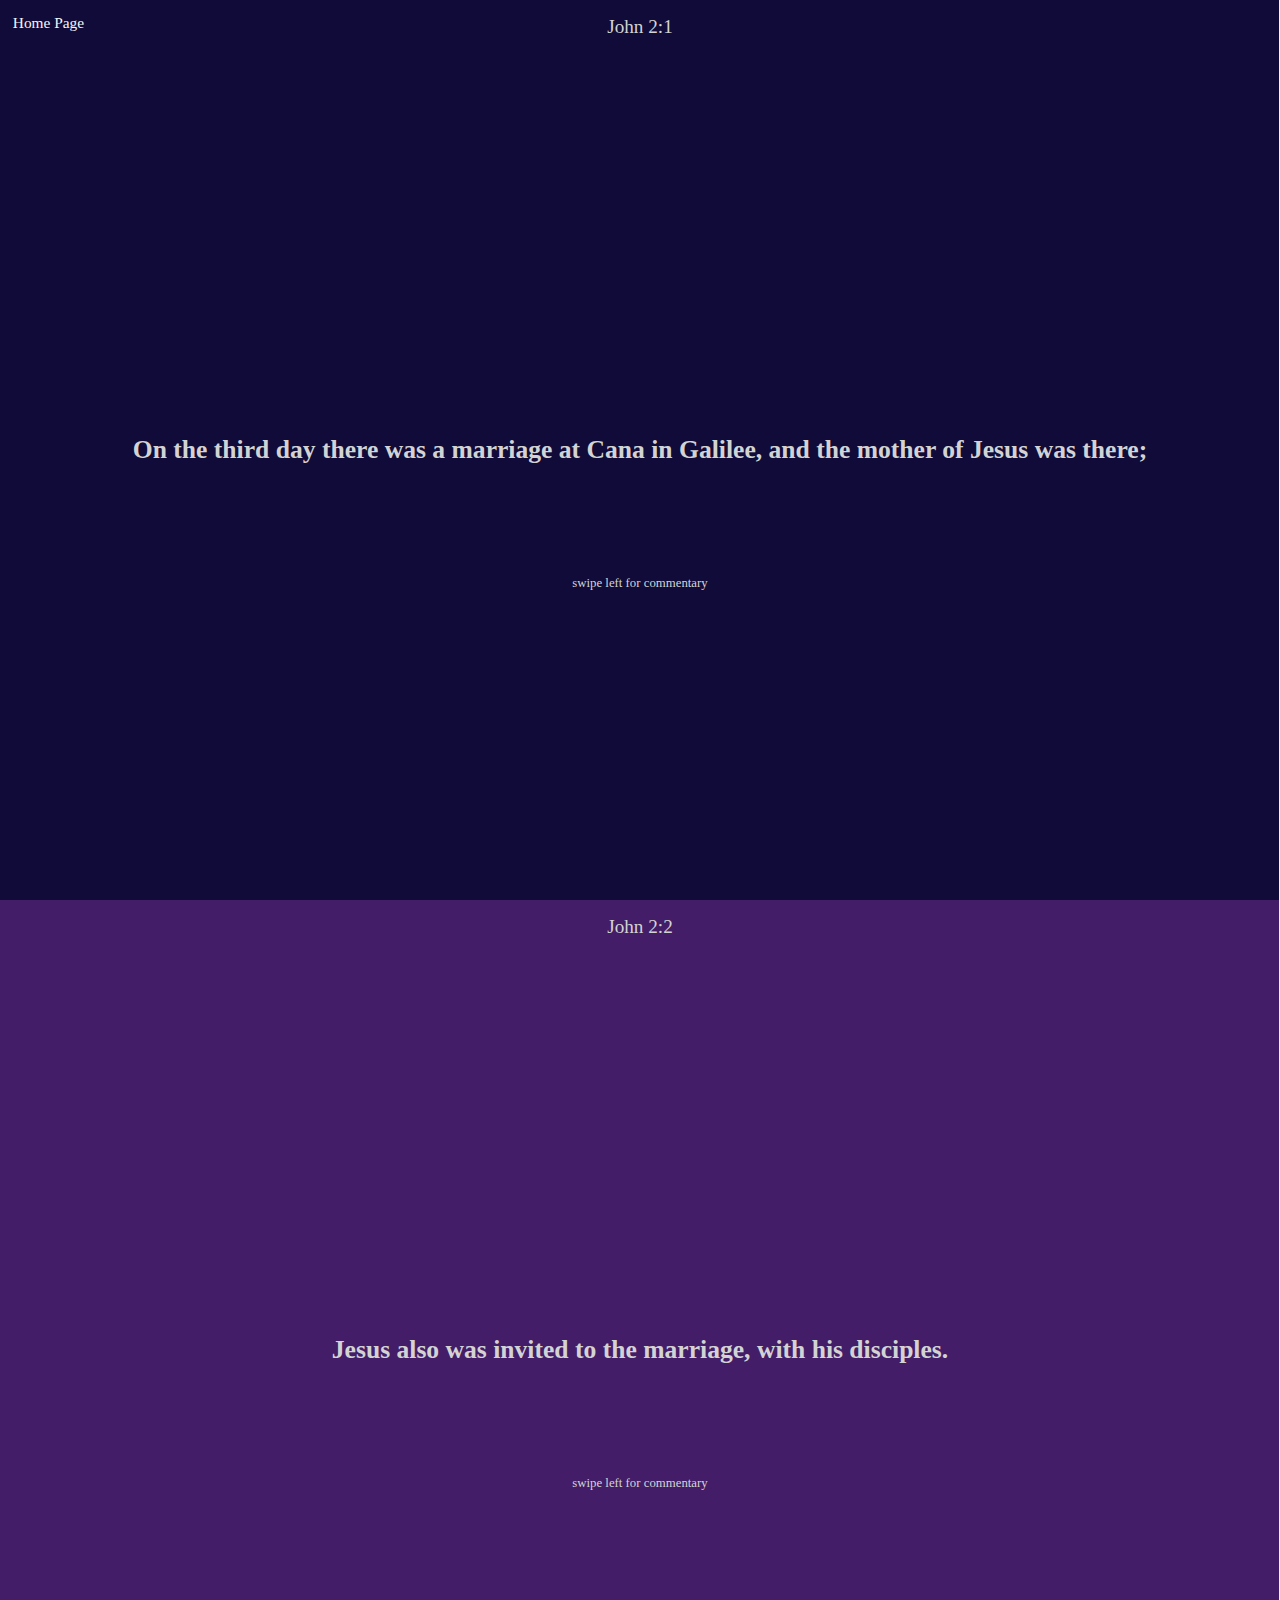
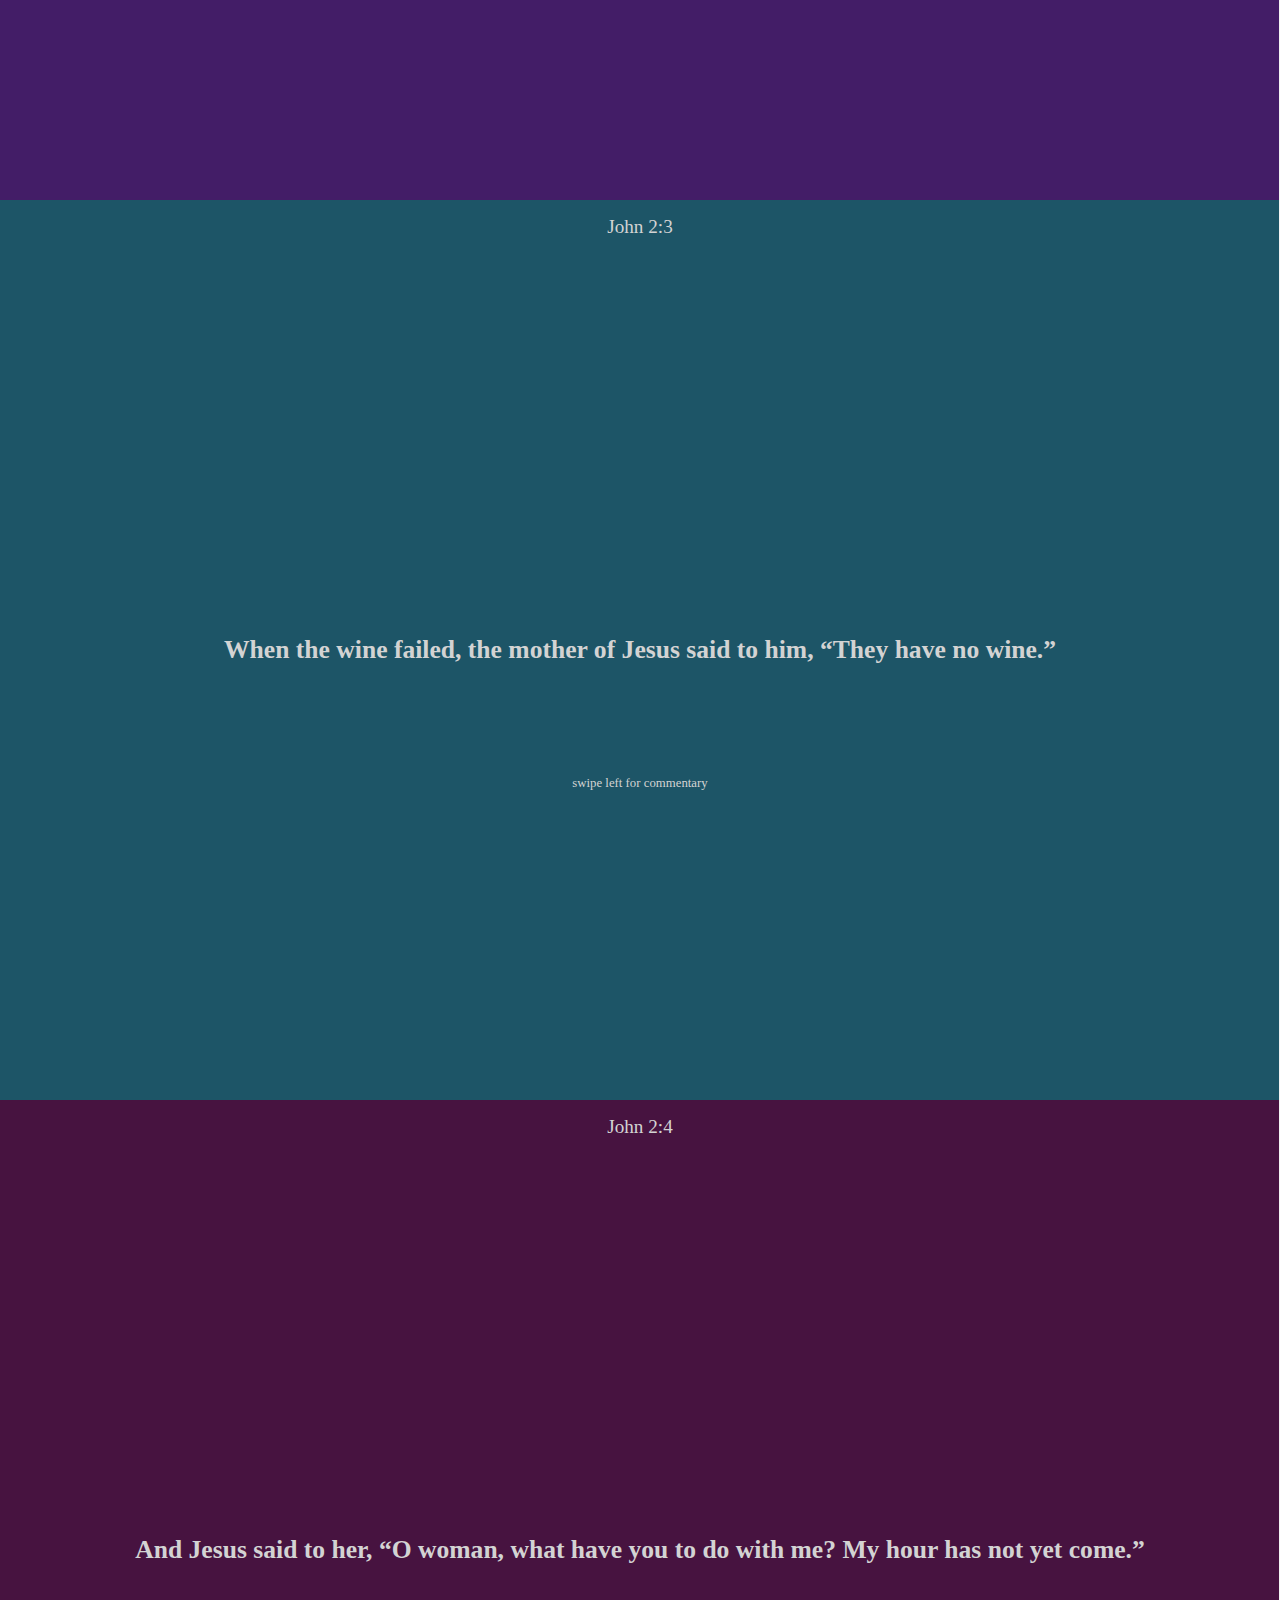
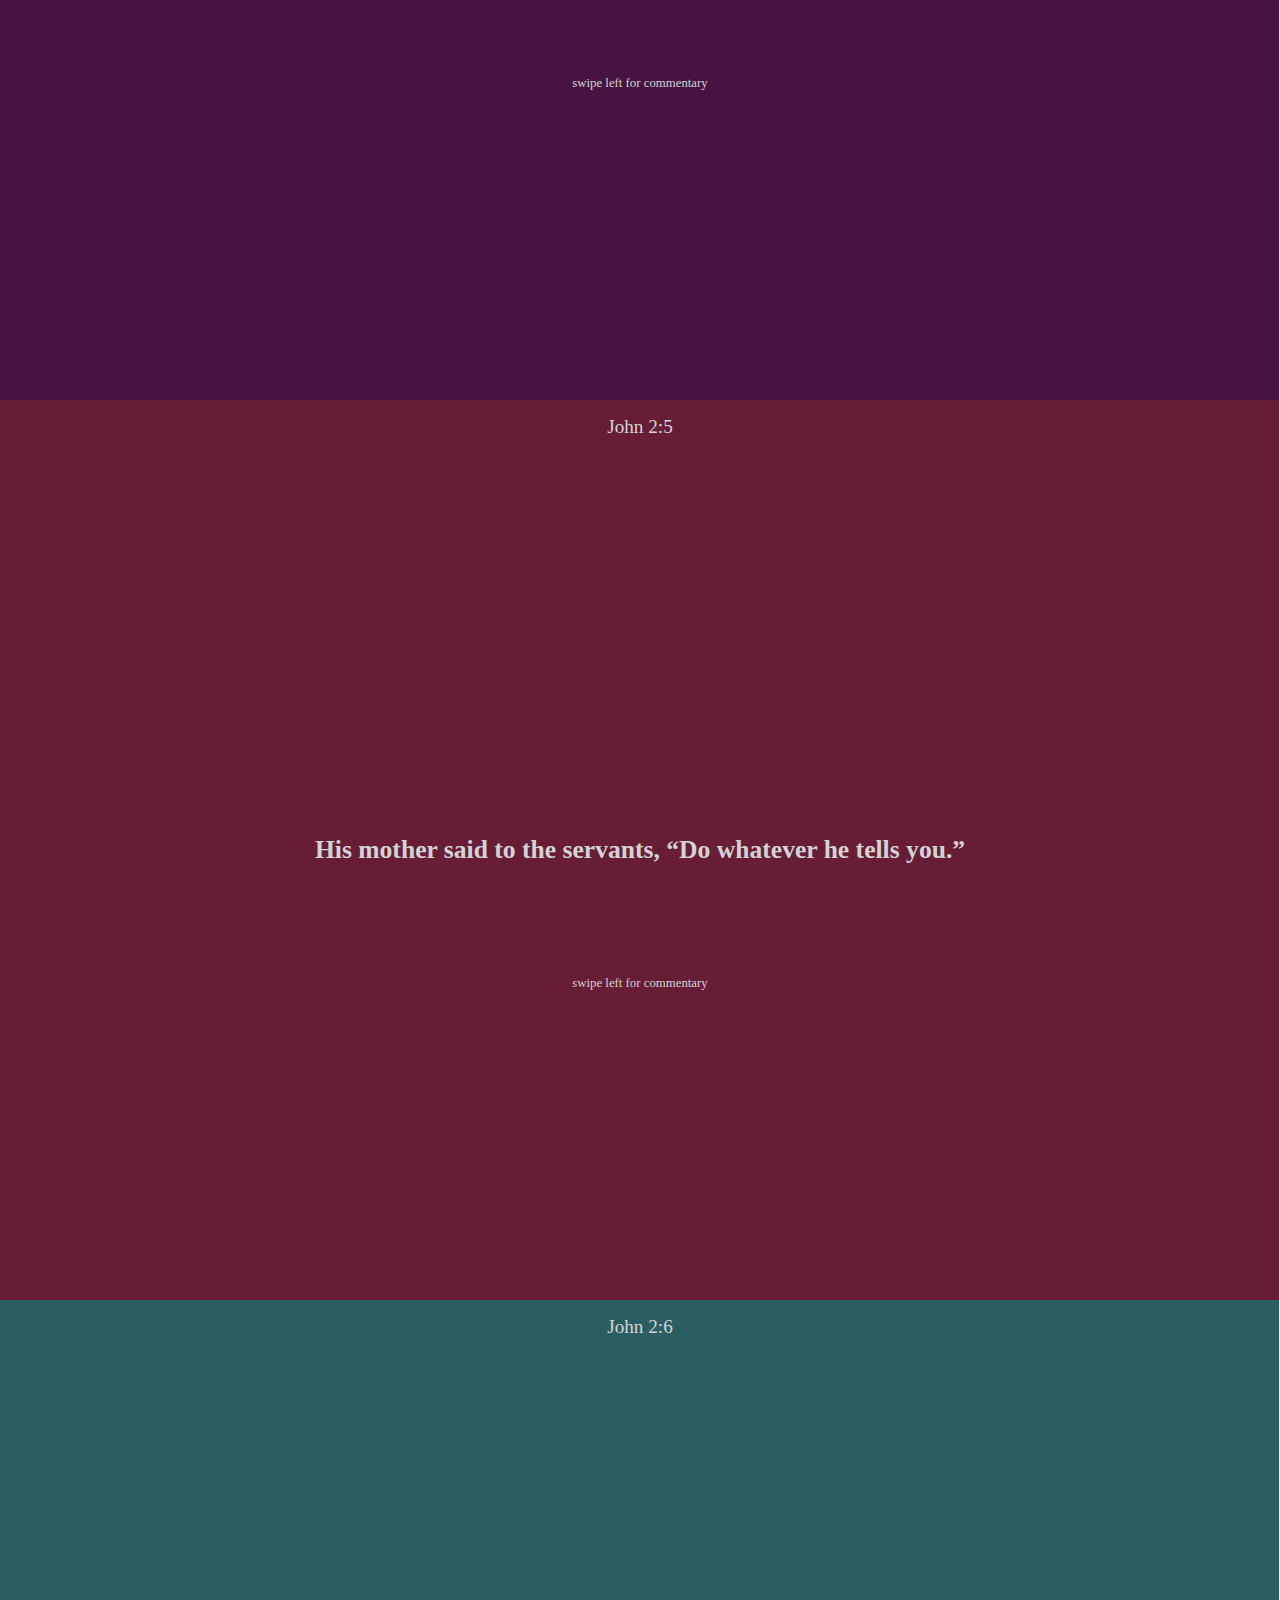
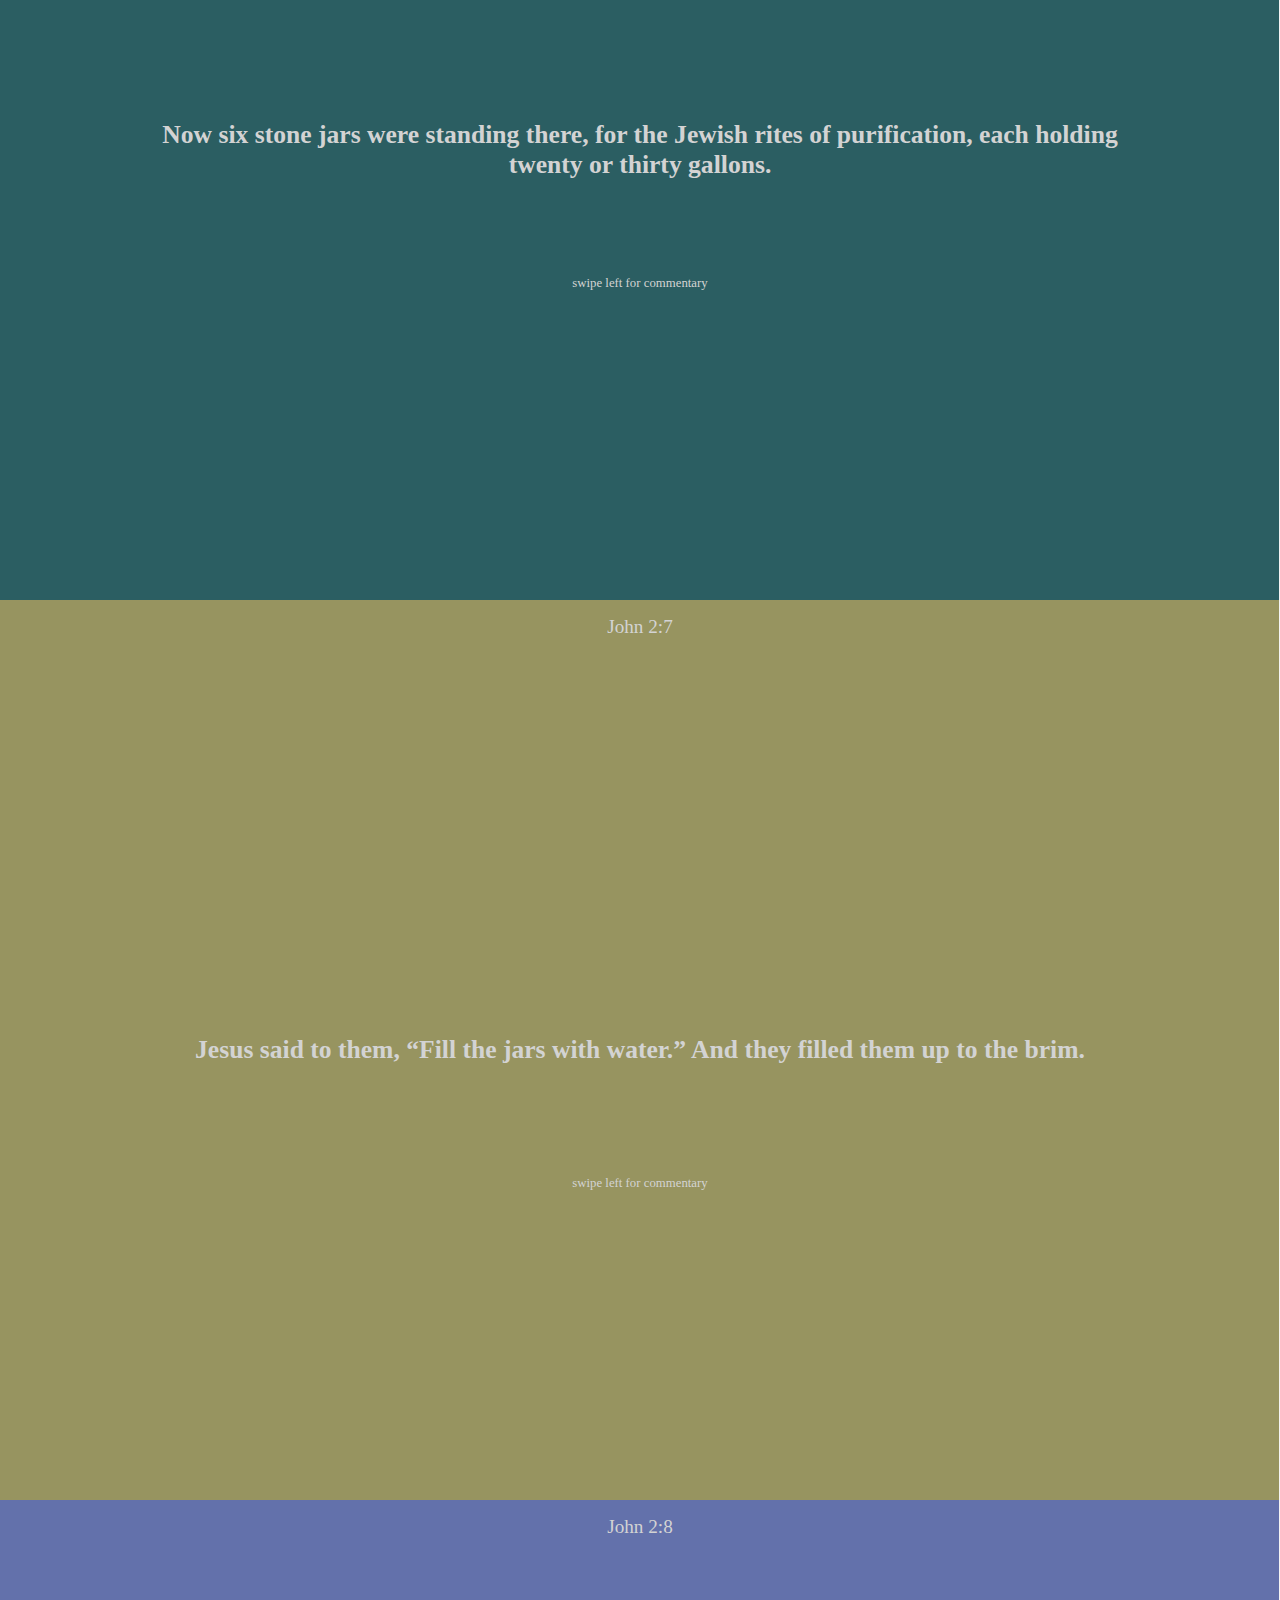
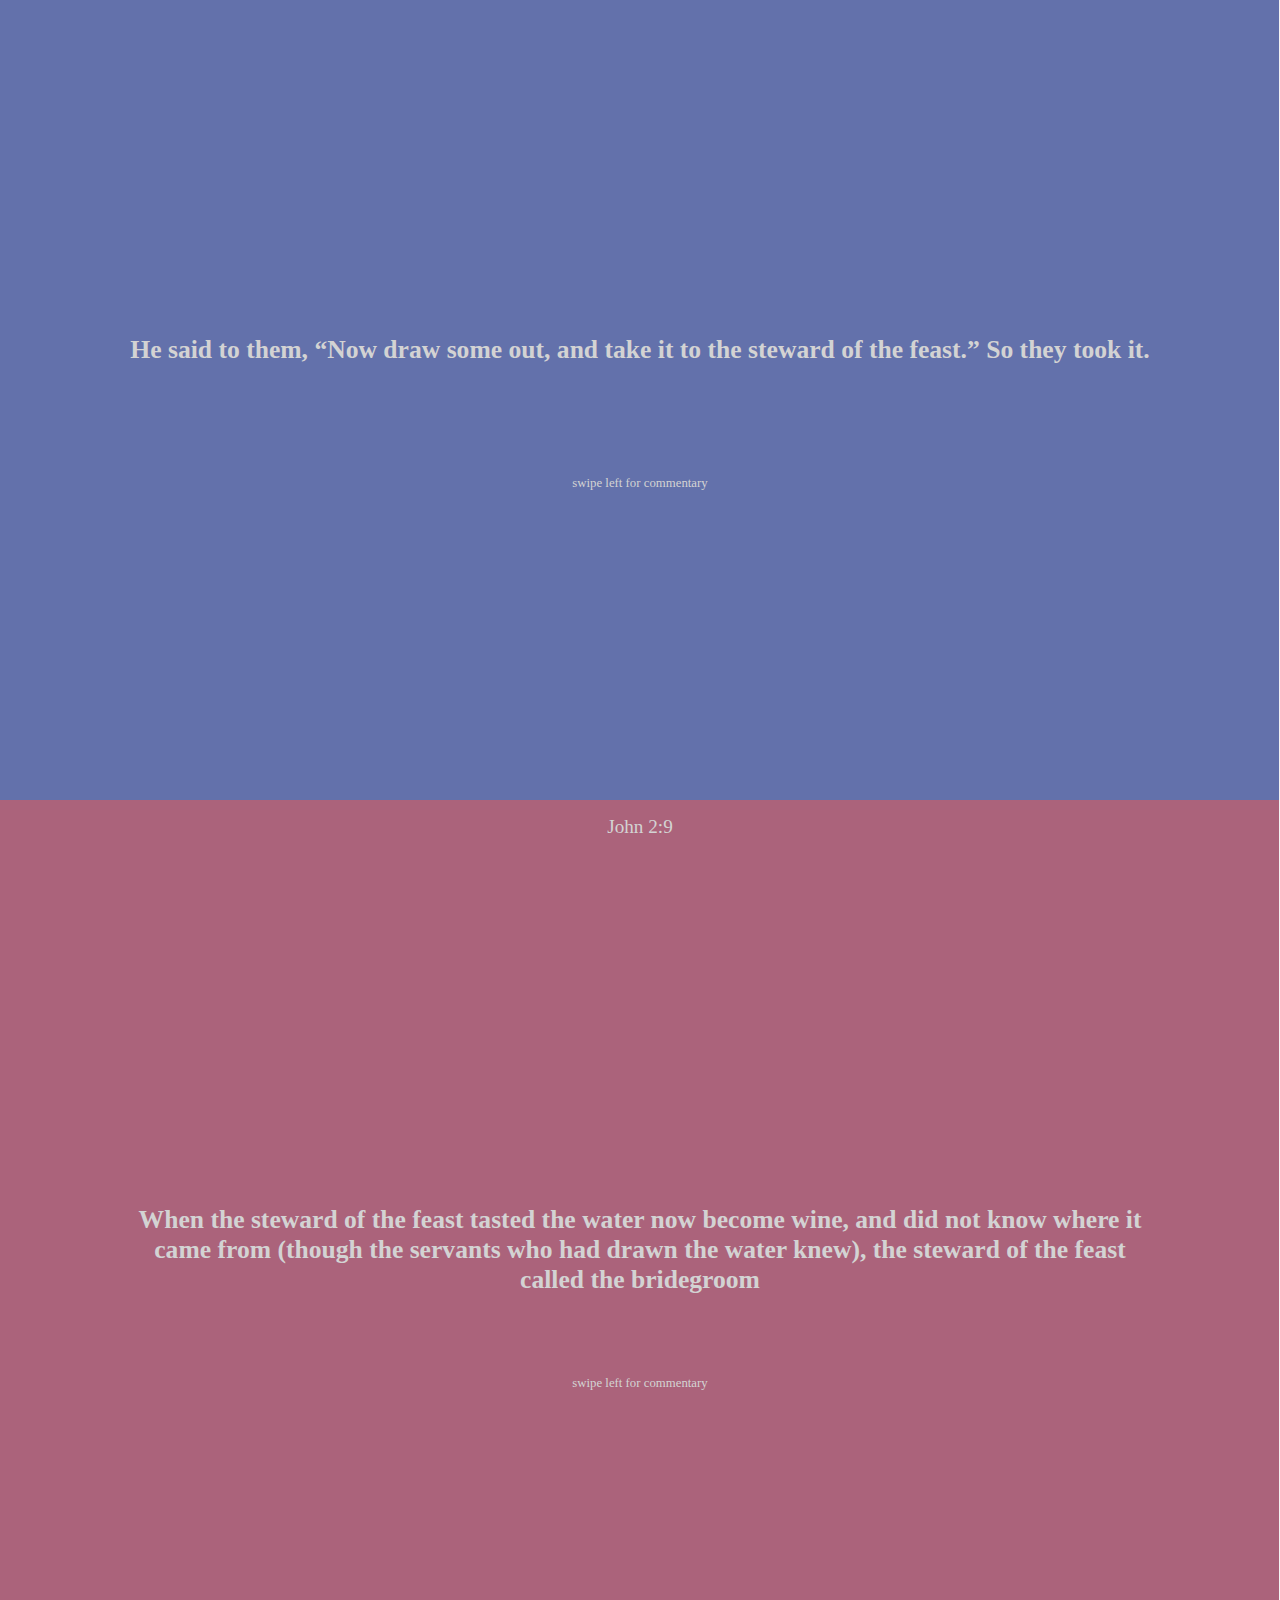
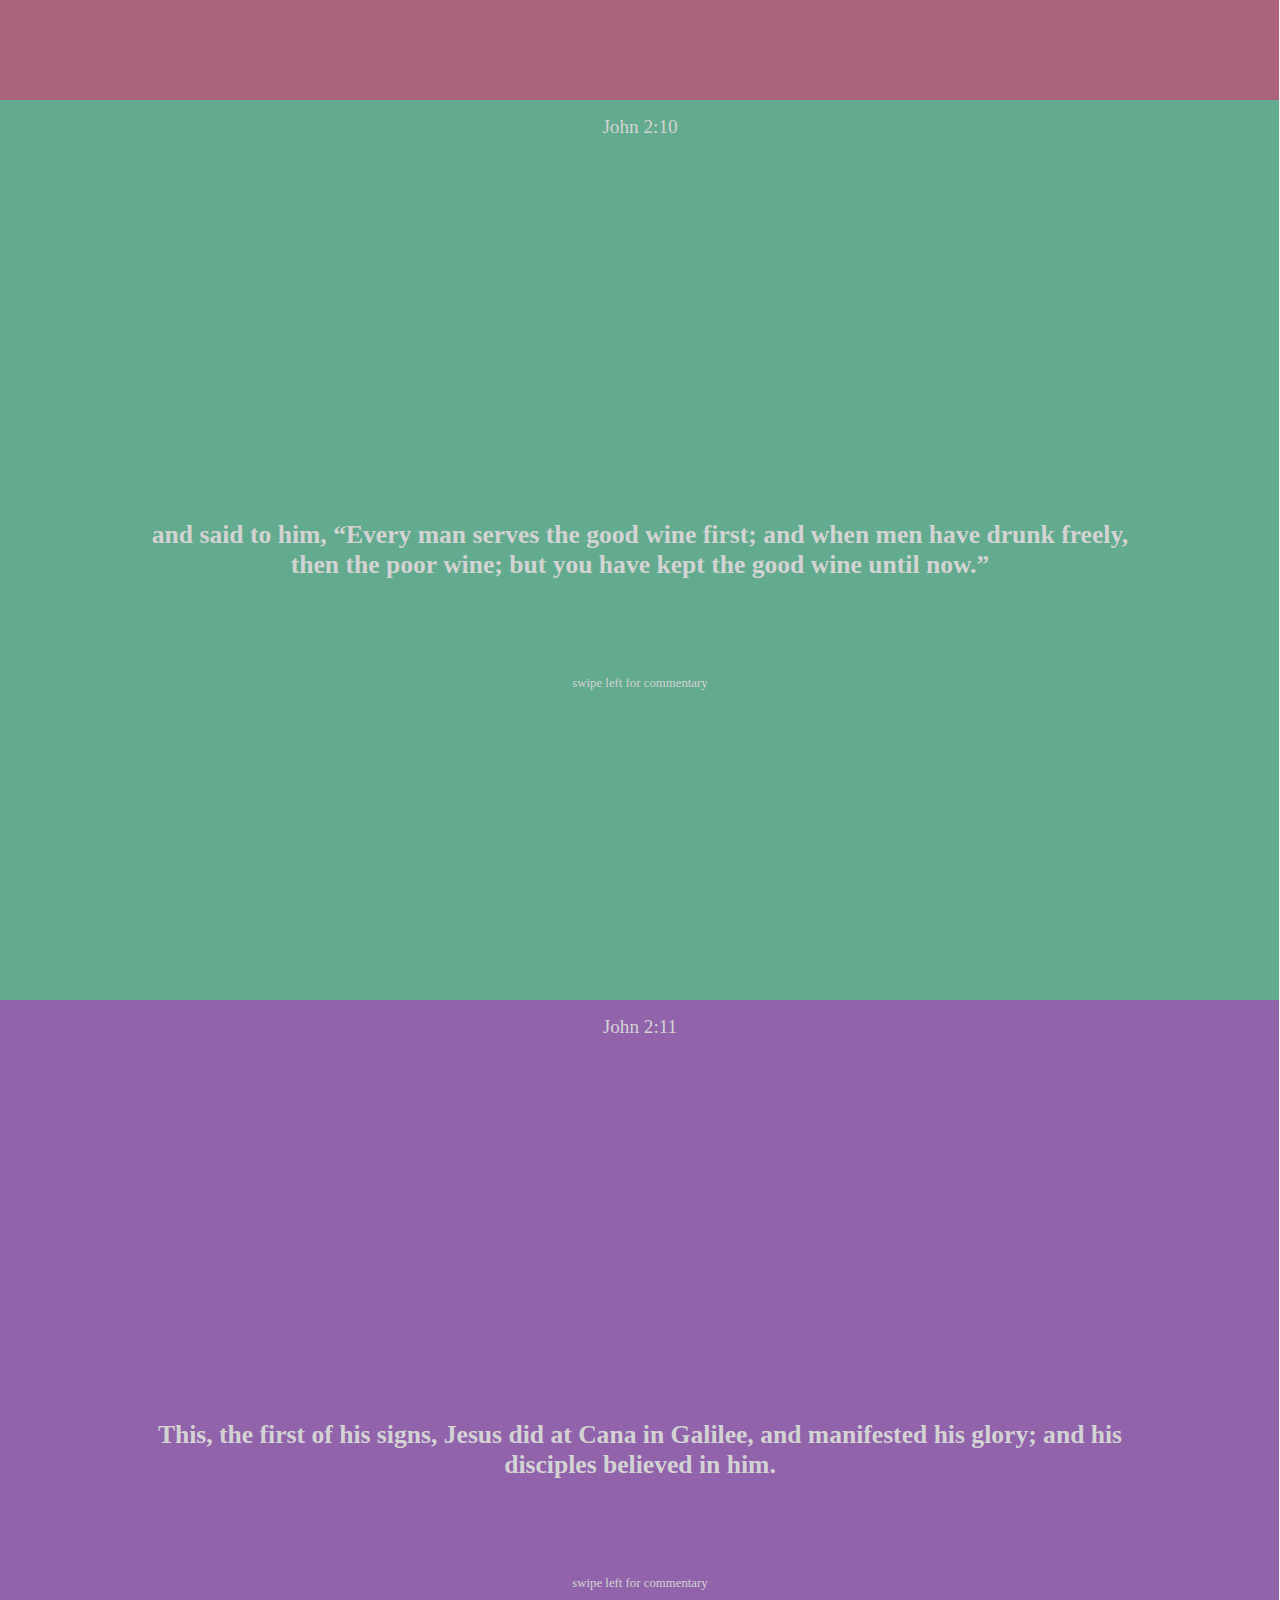
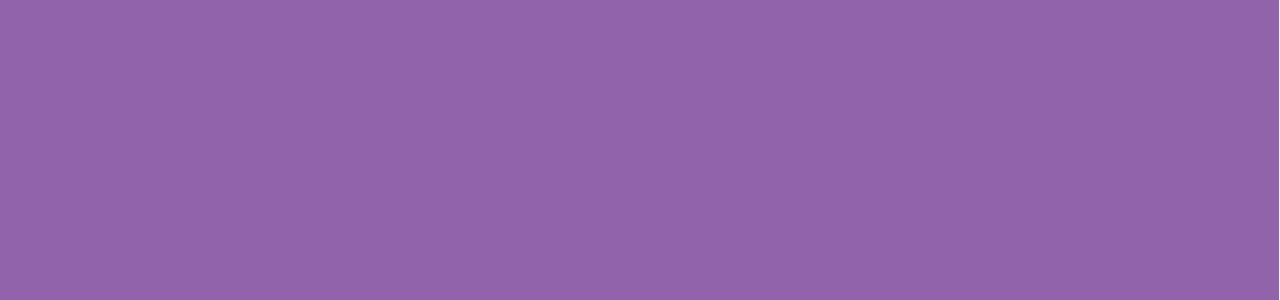
<file: weddingAtCana.html>
<!DOCTYPE html>
<html lang="en">
<head>
    <meta charset="UTF-8">
    <meta http-equiv="X-UA-Compatible" content="IE=edge">
    <meta name="viewport" content="width=device-width, initial-scale=1.0">
    <title>Wedding At Cana</title>
    <link rel="stylesheet" href="WeddingAtCana.css">
</head>
<body>
    <div class="slider1">
        <section>
            <a class="homePage" href="index.html">Home Page</a>
            <p class="verse">John 2:1</p>
            <p class="swipeLeft">swipe left for commentary</p>
          <h1>On the third day there was a marriage at Cana in Galilee, and the mother of Jesus was there;</h1>
        </section>


        <section>
            <p>Wedding At Cana commentary</p>
            <p class="swipeLeft">swipe left to write</p>
          <h1 class="firstCommentarySlide">“The mother of Jesus was there;” Wherever we are Mother Mary will also be following us. She is always with us, if we allow her to be. She is always hoping that we choose the right decisions, the right path, to choose holiness, to choose sainthood. She prays for us. She is waiting for us at the destination we are supposed to be at with open arms, waiting to wrap us in her mantle. She waits for us at the beginning of the path so she can walk with us on the way. She will never let go of our hand. It's us who pull ourselves away.</h1>
        </section>


        <section>
            <img src="./canaImages/maryHoldingJesus.png" alt="">
            <p>Your own commentary</p>
            <textarea placeholder="Click To Write!"></textarea>
            <p class="bottomVerse">On the third day there was a marriage at Cana in Galilee, and the mother of Jesus was there;</p>
        </section>
      </div>






      <div class="slider2">
        <section>
            <p class="verse">John 2:2</p>
            <p class="swipeLeft">swipe left for commentary</p>
          <h1>Jesus also was invited to the marriage, with his disciples.</h1>
        </section>


        <section>
            <p>Wedding At Cana commentary</p>
            <p class="swipeLeft">swipe left to write</p>
          <h1>We Should always invite Jesus to everything. Happy times, sad times, lonely times, everything. We should also always ask the saints to help us, and pray for us. If Jesus wasent invited they wouldve ran out of wine, with no other hope. Jesus was invited and He provided a miracle. He made the impossible possible. He made water into wine. To see miracles, stay close to Jesus and invite Him everywhere.</h1>
        </section>


        <section>
            <img src="./canaImages/JesusKnocking.png" alt="">
            <p>Your own commentary</p>
            <textarea placeholder="Click To Write!"></textarea>
            <p class="bottomVerse">Jesus also was invited to the marriage, with his disciples.</p>
        </section>
      </div>


      
      <div class="slider3">
        <section>

            <p class="verse">John 2:3</p>
            <p class="swipeLeft">swipe left for commentary</p>
          <h1>When the wine failed, the mother of Jesus said to him, “They have no wine.”</h1>
        </section>


        <section>
            <p>Wedding At Cana commentary</p>
            <p class="swipeLeft">swipe left to write</p>
          <h1>The wine failed. All earthly things fail us. We cant rely on anything earthly, they will all eventually pass away. The first person to notice the needs of the people is Mother Mary. She noticed their need of more wine. She noticed something so insignificant. Our mother is always looking out for us, and prays on our behalf. Before we even realize it, she is already helping us.</h1>
        </section>

        
        <section>
            <img src="./canaImages/MaryPraying.png" alt="">
            <p>Your own commentary</p>
            <textarea placeholder="Click To Write!"></textarea>
            <p class="bottomVerse">When the wine failed, the mother of Jesus said to him, “They have no wine.”</p>
        </section>
        </div>



        <div class="slider4">
            <section>

                <p class="verse">John 2:4</p>
                <p class="swipeLeft">swipe left for commentary</p>
              <h1>And Jesus said to her, “O woman, what have you to do with me? My hour has not yet come.”</h1>
            </section>
    
    
            <section>
                <p>Wedding At Cana commentary</p>
                <p class="swipeLeft">swipe left to write</p>
              <h1>Mary directly intercedes for us. Even though Jesus' hour hasent came yet, Mother Mary had compassion us and pleaded for us. She is always watching, she cares for us. <br> Jesus has so much compassion for us that even though His time hasent came yet, He still made the impossible possible. He knows He is God, and we are in distress. He loves us so much. </h1>
            </section>
    
            
            <section>
                <img src="./canaImages/MaryPraying.png" alt="">
                <p>Your own commentary</p>
                <textarea placeholder="Click To Write!"></textarea>
                <p class="bottomVerse">And Jesus said to her, “O woman, what have you to do with me? My hour has not yet come.”</p>
            </section>
      </div>



      <div class="slider5">
        <section>

            <p class="verse">John 2:5</p>
            <p class="swipeLeft">swipe left for commentary</p>
          <h1>His mother said to the servants, “Do whatever he tells you.”</h1>
        </section>


        <section>
            <p>Wedding At Cana commentary</p>
            <p class="swipeLeft">swipe left to write</p>
          <h1>Mary our mother gently tells us everyday to listen to her beloved son. To shut out the noise of the world and listen to His voice only. Not only listen but to act on what Jesus tells us. We must not be afraid to act on His voice. He will never tell us anything with the intention of hurting our soul. Its us who damage our souls. Jesus always wants the best for us, and He knows how. He is God and we are not. Mary leads us by our hand in her mantle to our Lord, and encouraging us to imitate her saying "I am the handmaid of the Lord, let it be done to me according to your word."</h1>
        </section>

        
        <section>
            <img src="./canaImages/MaryPraying.png" alt="">
            <p>Your own commentary</p>
            <textarea placeholder="Click To Write!"></textarea>
            <p class="bottomVerse">His mother said to the servants, “Do whatever he tells you.”</p>
        </section>
    </div>


    <div class="slider6">
        <section>

            <p class="verse">John 2:6</p>
            <p class="swipeLeft">swipe left for commentary</p>
          <h1>Now six stone jars were standing there, for the Jewish rites of purification, each holding twenty or thirty gallons.</h1>
        </section>


        <section>
            <p>Wedding At Cana commentary</p>
            <p class="swipeLeft">swipe left to write</p>
          <h1>30 gallons converts to 250 Ibs. Stone is pretty sturdy. The jars were for a whole different purpose. Sometimes we are paralyzed when it comes to Jesus. Standing there. Untouched, unmoved. We think we are too much for Jesus to carry, we cant be used for His purpose. Well Jesus wants all of you. Not half. Give your burdens to Him. Let Him take care of them, because He cares for you. Let Him take the weight off your shoulders. Let Him guide and move you. Let Him use you as an instrument for His purpose for others!</h1>
        </section>

        
        <section>
            <img src="./canaImages/MaryPraying.png" alt="">
            <p>Your own commentary</p>
            <textarea placeholder="Click To Write!"></textarea>
            <p class="bottomVerse">Now six stone jars were standing there, for the Jewish rites of purification, each holding twenty or thirty gallons.</p>
        </section>
    </div>


    <div class="slider7">
        <section>

            <p class="verse">John 2:7</p>
            <p class="swipeLeft">swipe left for commentary</p>
          <h1>Jesus said to them, “Fill the jars with water.” And they filled them up to the brim.</h1>
        </section>


        <section>
            <p>Wedding At Cana commentary</p>
            <p class="swipeLeft">swipe left to write</p>
          <h1>They had to keep pouring each time little by little. They probably thought Jesus was crazy and all of their work was in vain. Is it worth it? Not to mention Mary also telling them to listen to Him. But they still did it We should also trust Jesus undoubtedly. We have to trust His process, every trial we endure is used to strengthen our faith. He has the best future for us, even if we dont see it yet.</h1>
        </section>

        
        <section>
            <img src="./canaImages/MaryPraying.png" alt="">
            <p>Your own commentary</p>
            <textarea placeholder="Click To Write!"></textarea>
            <p class="bottomVerse">Jesus said to them, “Fill the jars with water.” And they filled them up to the brim.</p>
        </section>
    </div>


    <div class="slider8">
        <section>

            <p class="verse">John 2:8</p>
            <p class="swipeLeft">swipe left for commentary</p>
          <h1>He said to them, “Now draw some out, and take it to the steward of the feast.” So they took it.</h1>
        </section>


        <section>
            <p>Wedding At Cana commentary</p>
            <p class="swipeLeft">swipe left to write</p>
          <h1>Jesus gives them a command. Before they drew it out imagine the fear that struck in their hearts. They thought they would bring water to the steward. It would be embarrassing, they could be fired etc. But they still drew it out and seeing it now become wine, they took it to the steward. Now imagine the shock on their face, they could of believed he was a magician, or working with demons. No one knows. But what do we believe? Our merciful God that makes the impossible Possible for us? or a God that is distant and doesnt care about us? He is our merciful God. Every action we make should be impacted because He is Mercy.</h1>
        </section>

        
        <section>
            <img src="./canaImages/MaryPraying.png" alt="">
            <p>Your own commentary</p>
            <textarea placeholder="Click To Write!"></textarea>
            <p class="bottomVerse">He said to them, “Now draw some out, and take it to the steward of the feast.” So they took it.</p>
        </section>
    </div>


    <div class="slider9">
        <section>

            <p class="verse">John 2:9</p>
            <p class="swipeLeft">swipe left for commentary</p>
          <h1>When the steward of the feast tasted the water now become wine, and did not know where it came from (though the servants who had drawn the water knew), the steward of the feast called the bridegroom</h1>
        </section>


        <section>
            <p>Wedding At Cana commentary</p>
            <p class="swipeLeft">swipe left to write</p>
          <h1>Since the servants listened to Jesus they witnessed a miracle. Gathering, pouring, all the labor, thinking is it even worth it. All in one moment they saw its worth. They saw the water become wine. We have to chose if we allow these miracles to change us. We tend to forget what God has done for us, and what miracles He provides us everyday. We cannot forget the endless love He has shown us. Because of the servants acting and listening on Jesus' commands, people got more wine and were happy, and who knows how many more people believed in Jesus after hearing about this miracle.</h1>
        </section>

        
        <section>
            <img src="./canaImages/MaryPraying.png" alt="">
            <p>Your own commentary</p>
            <textarea placeholder="Click To Write!"></textarea>
            <p class="bottomVerse">When the steward of the feast tasted the water now become wine, and did not know where it came from (though the servants who had drawn the water knew), the steward of the feast called the bridegroom</p>
        </section>
    </div>


    <div class="slider10">
        <section>

            <p class="verse">John 2:10</p>
            <p class="swipeLeft">swipe left for commentary</p>
          <h1>and said to him, “Every man serves the good wine first; and when men have drunk freely, then the poor wine; but you have kept the good wine until now.”</h1>
        </section>


        <section>
            <p>Wedding At Cana commentary</p>
            <p class="swipeLeft">swipe left to write</p>
          <h1>Jesus takes what is good and makes it better through us if we let Him. Notice how it doesn't conform to the past ways. We will change the world through Christ. Every time the steward goes to a wedding he is going to remember how he had the best wine last. Let them remember Jesus because of you. You should be their reminder.</h1>
        </section>

        
        <section>
            <img src="./canaImages/MaryPraying.png" alt="">
            <p>Your own commentary</p>
            <textarea placeholder="Click To Write!"></textarea>
            <p class="bottomVerse">and said to him, “Every man serves the good wine first; and when men have drunk freely, then the poor wine; but you have kept the good wine until now.”</p>
        </section>
    </div>


    <div class="slider11">
        <section>

            <p class="verse">John 2:11</p>
            <p class="swipeLeft">swipe left for commentary</p>
          <h1>This, the first of his signs, Jesus did at Cana in Galilee, and manifested his glory; and his disciples believed in him.</h1>
        </section>


        <section>
            <p>Wedding At Cana commentary</p>
            <p class="swipeLeft">swipe left to write</p>
          <h1>Jesus' first sign began with Mother Mary's intersession. Turn to her. Ask for her aid. She leads, she protects, she prays, she gives us her immaculate heart. All for us. She is our loving and tender mother. Trust her. Jesus makes the impossible possible for us, because He loves us and wants to take care of us if we let Him. He relives our burdens. Believe and trust in Him. All glory to God. <br> Intercede, Listen, Trust, Act. ( I.L.T.A )</h1>
        </section>

        
        <section>
            <img src="./canaImages/MaryPraying.png" alt="">
            <p>Your own commentary</p>
            <textarea placeholder="Click To Write!"></textarea>
            <p class="bottomVerse">This, the first of his signs, Jesus did at Cana in Galilee, and manifested his glory; and his disciples believed in him.</p>
        </section>
    </div>

    
    
</body>
</html>
</file>
<file: WeddingAtCana.css>
* {
  box-sizing: border-box;
  margin: 0;
  padding: 0;
}
body {

}

.homePage{
  font-size: 1.2vw;
  position: absolute;
  text-decoration: none;
  color: whitesmoke;
  top: 1.5vh;
  left: 1vw;
  font-family:Georgia, 'Times New Roman', Times, serif;
}

.slider1 {
  font-family: sans-serif;
  scroll-snap-type: x mandatory;  
  display: flex;
  -webkit-overflow-scrolling: touch;
  overflow-x: scroll;
  background-color: rgb(16, 11, 56);
}

.slider2 {
  font-family: sans-serif;
  scroll-snap-type: x mandatory;  
  display: flex;
  -webkit-overflow-scrolling: touch;
  overflow-x: scroll;
  background-color: rgb(67, 29, 103);
}

.slider3 {
  font-family: sans-serif;
  scroll-snap-type: x mandatory;  
  display: flex;
  -webkit-overflow-scrolling: touch;
  overflow-x: scroll;
  background-color: rgb(29, 85, 103);
}

.slider4 {
  font-family: sans-serif;
  scroll-snap-type: x mandatory;  
  display: flex;
  -webkit-overflow-scrolling: touch;
  overflow-x: scroll;
  background-color: rgb(71, 19, 64);
}

.slider5 {
  font-family: sans-serif;
  scroll-snap-type: x mandatory;  
  display: flex;
  -webkit-overflow-scrolling: touch;
  overflow-x: scroll;
  background-color: rgb(103, 29, 54);
}

.slider6 {
  font-family: sans-serif;
  scroll-snap-type: x mandatory;  
  display: flex;
  -webkit-overflow-scrolling: touch;
  overflow-x: scroll;
  background-color: rgb(43, 94, 98);
}

.slider7 {
  font-family: sans-serif;
  scroll-snap-type: x mandatory;  
  display: flex;
  -webkit-overflow-scrolling: touch;
  overflow-x: scroll;
  background-color: rgb(151, 148, 96);
}

.slider8 {
  font-family: sans-serif;
  scroll-snap-type: x mandatory;  
  display: flex;
  -webkit-overflow-scrolling: touch;
  overflow-x: scroll;
  background-color: rgb(99, 113, 171);
}


.slider9 {
  font-family: sans-serif;
  scroll-snap-type: x mandatory;  
  display: flex;
  -webkit-overflow-scrolling: touch;
  overflow-x: scroll;
  background-color: rgb(171, 99, 123);
}

.slider10 {
  font-family: sans-serif;
  scroll-snap-type: x mandatory;  
  display: flex;
  -webkit-overflow-scrolling: touch;
  overflow-x: scroll;
  background-color: rgb(99, 171, 142);
}

.slider11 {
  font-family: sans-serif;
  scroll-snap-type: x mandatory;  
  display: flex;
  -webkit-overflow-scrolling: touch;
  overflow-x: scroll;
  background-color: rgb(145, 99, 171);
}

p{
  position: absolute;
  text-align: center;
  color: #d3d3d3;
  width: 80vw;
  left: 10vw;
  font-size: 1.5vw;
  font-family:Georgia, 'Times New Roman', Times, serif;
}

.bottomVerse{
  position: absolute;
  top: 45vw;
  text-align: center;
  color: #d3d3d3;
  width: 80vw;
  left: 10vw;
  font-size: 1.5vw;
  font-family:Georgia, 'Times New Roman', Times, serif;
}

.swipeLeft{
  position: absolute;
  top: 45vw;
  text-align: center;
  color: #d3d3d3;
  width: 80vw;
  left: 10vw;
  font-size: 1vw;
  font-family:Georgia, 'Times New Roman', Times, serif;
}


textarea{
  position: absolute;
  top: 10vw;
  left: 10vw;
  width: 35vw;
  height: 50vh;
  font-size: 2vw;
  font-family:Georgia, 'Times New Roman', Times, serif;
  background: transparent;
  color: #d3d3d3;
  border-color: transparent;
  text-align: center;
  outline: none;
  overflow: auto;
}

img{
  position: absolute;
  top: 10vw;
  left: 62vw;
  width: 25vw;
  height: 50vh;
}

textarea::placeholder{
  color: #ababab;
}


section {
  border-right: 1px solid whitesmoke;
  padding: 1rem;
  min-width: 100vw;
  height: 100vh;
  scroll-snap-align: start;
  text-align: center;
  position: relative;

}
h1  {
  position: absolute;
  top: 50%;
  transform: translateY(-50%);
  text-align: center;
  color: #d3d3d3;
  width: 80vw;
  left: 10vw;
  font-size: 2vw;
  font-family:Georgia, 'Times New Roman', Times, serif;
}


body::-webkit-scrollbar{
  width: 10px;
  background: transparent;
}

body::-webkit-scrollbar-thumb{
  border-radius: 10px;
  width: 10px;
  background-color: #9696967e;
}



/* MOBILE VIEW */



@media only screen and (max-width: 400px){

  .homePage{
    top: 3vh;
    left: 2vw;
    font-size: 3vw;
  }

  p{
    top: 7vh;
    font-size: 5vw;
  }

  h1{
    font-size: calc(1vw + 3.5vw);
  }

  .swipeLeft{
    top: 85vh;
    font-size: 4vw;
  }

  img{
    display: none;
  }

  .bottomVerse{
    top: 85vh;
    font-size: 4vw;
  }

  textarea{
    top: 20vh;
    left: 10vw;
    font-size: calc(1vw + 6vw);
    width: 80%;
  }


}
</file>
